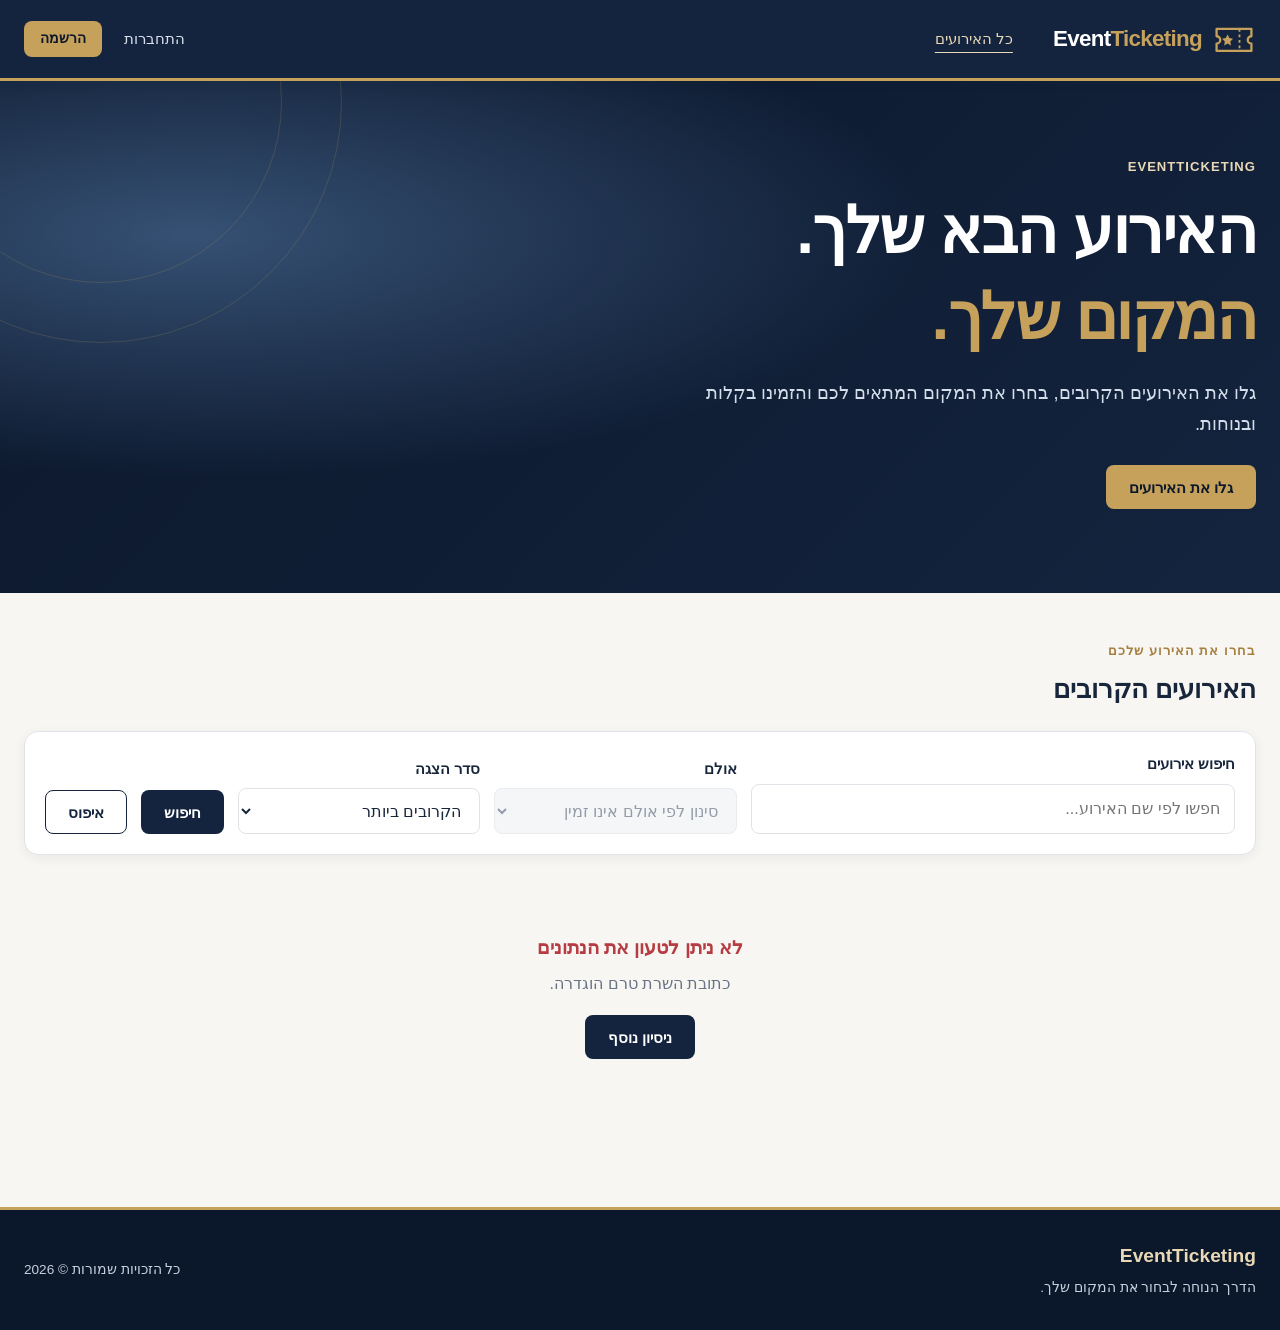
<file: index.html>
﻿<!DOCTYPE html>
<html lang="he" dir="rtl">
<head>
    <meta charset="UTF-8">
    <meta name="viewport" content="width=device-width, initial-scale=1.0">
    <meta name="description" content="גלו אירועים ובחרו את המקום שלכם בקלות.">
    <title>EventTicketing | כל האירועים</title>
    <link rel="stylesheet" href="css/styles.css">
    <link rel="icon" type="image/svg+xml" href="assets/favicon.svg">
</head>
<body>
    <header id="site-header"></header>

    <main>
        <section class="hero">
            <div class="container">
                <div class="hero-content">
                    <span class="eyebrow" dir="ltr">
                        EVENTTICKETING
                    </span>

                    <h1>
                        האירוע הבא שלך.<br>
                        <span>המקום שלך.</span>
                    </h1>

                    <p>
                        גלו את האירועים הקרובים, בחרו את המקום
                        המתאים לכם והזמינו בקלות ובנוחות.
                    </p>

                    <div class="actions">
                        <a href="#events" class="btn btn-gold">
                            גלו את האירועים
                        </a>
                    </div>
                </div>
            </div>
        </section>

        <section class="container page-section" id="events">
            <div class="section-heading">
                <div>
                    <span class="eyebrow">בחרו את האירוע שלכם</span>
                    <h2>האירועים הקרובים</h2>
                </div>

                <span id="events-count" class="muted"
                    aria-live="polite"></span>
            </div>

            <form id="filters-form" class="filters">
                <div class="form-group search-field">
                    <label for="search">חיפוש אירועים</label>
                    <input
                        type="search"
                        id="search"
                        name="search"
                        class="form-control"
                        placeholder="חפשו לפי שם האירוע..."
                    >
                </div>

                <div class="form-group">
                    <label for="hall">אולם</label>
                    <select id="hall" name="hallId" class="form-control">
                        <option value="">כל האולמות</option>
                    </select>
                </div>

                <div class="form-group">
                    <label for="sort">סדר הצגה</label>
                    <select id="sort" name="sort" class="form-control">
                        <option value="false">הקרובים ביותר</option>
                        <option value="true">הרחוקים ביותר</option>
                    </select>
                </div>

                <button type="submit" class="btn btn-primary">
                    חיפוש
                </button>

                <button type="reset" class="btn btn-outline">
                    איפוס
                </button>
            </form>

            <div id="events-grid" class="event-grid"
                aria-live="polite"></div>

            <nav id="pagination" class="pagination"
                aria-label="עמודי אירועים"></nav>
        </section>
    </main>

    <footer id="site-footer"></footer>

    <script type="module" src="js/events.js"></script>
</body>
</html>
</file>
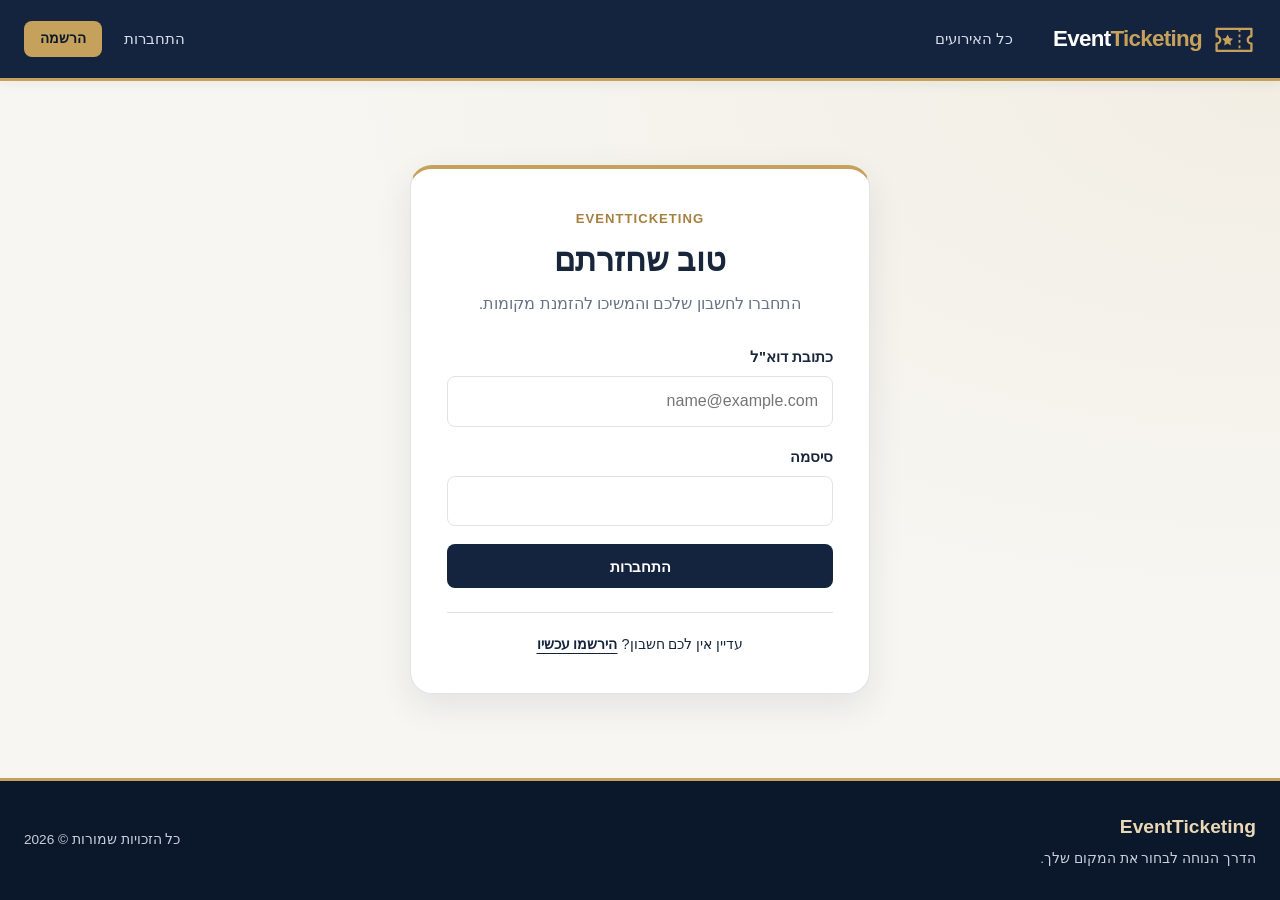
<file: admin.html>
<!DOCTYPE html>
<html lang="he" dir="rtl">
<head>
    <meta charset="UTF-8">
    <meta name="viewport" content="width=device-width, initial-scale=1.0">
    <title>EventTicketing | מרכז הניהול</title>
    <link rel="stylesheet" href="css/styles.css">
    <link rel="icon" type="image/svg+xml" href="assets/favicon.svg">
</head>
<body>
    <header id="site-header"></header>

    <main class="container page-section" id="admin-content" hidden>
        <div class="page-heading">
            <span class="eyebrow">מרכז הבקרה</span>
            <h1>ניהול המערכת</h1>
            <p>ניהול האירועים, האולמות והמקומות במערכת.</p>
        </div>

        <nav class="admin-tabs" aria-label="ניהול המערכת">
            <button type="button" class="admin-tab btn btn-primary active"
                data-tab="events">
                ניהול אירועים
            </button>

            <button type="button" class="admin-tab btn btn-outline"
                data-tab="halls">
                ניהול אולמות
            </button>

            <button type="button" class="admin-tab btn btn-outline"
                data-tab="seats">
                שריון מקומות
            </button>
        </nav>

        <div id="admin-message" hidden></div>

        <section id="events-panel" class="panel admin-panel">
            <div class="section-heading">
                <h2>כל האירועים</h2>
                <button type="button" id="create-event" class="btn btn-gold">
                    יצירת אירוע חדש
                </button>
            </div>

            <form id="event-filters" class="filters">
                <div class="form-group">
                    <label for="event-search">חיפוש אירועים</label>
                    <input type="search" id="event-search"
                        name="search" class="form-control"
                        placeholder="שם האירוע">
                </div>

                <div class="form-group">
                    <label for="filter-hall">אולם</label>
                    <select id="filter-hall" name="hallId"
                        class="form-control">
                        <option value="">כל האולמות</option>
                    </select>
                </div>

                <div class="form-group">
                    <label for="filter-status">סטטוס</label>
                    <select id="filter-status" name="status"
                        class="form-control">
                        <option value="">כל הסטטוסים</option>
                        <option value="1">פעיל</option>
                        <option value="2">מבוטל</option>
                        <option value="3">הסתיים</option>
                    </select>
                </div>

                <div class="form-group">
                    <label for="event-sort">סדר הצגה</label>
                    <select id="event-sort" name="descending"
                        class="form-control">
                        <option value="false">תאריך עולה</option>
                        <option value="true">תאריך יורד</option>
                    </select>
                </div>

                <button type="submit" class="btn btn-primary">חיפוש</button>
                <button type="reset" class="btn btn-outline">איפוס</button>
            </form>

            <div id="events-table" aria-live="polite"></div>

            <nav id="events-pagination" class="pagination"
                aria-label="עמודי אירועים"></nav>
        </section>

        <section id="halls-panel" class="panel admin-panel" hidden>
            <div class="section-heading">
                <h2>ניהול אולמות</h2>

                <button type="button" id="create-hall" class="btn btn-gold">
                    יצירת אולם חדש
                </button>
            </div>

            <div id="halls-table" aria-live="polite"></div>
        </section>

        <section id="seats-panel" class="panel admin-panel" hidden>
            <div class="section-heading">
                <div>
                    <span class="eyebrow">ניהול מקומות</span>
                    <h2>שריון ושחרור כיסאות</h2>
                </div>
            </div>

            <div class="filters">
                <div class="form-group">
                    <label for="seat-event-search">חיפוש אירוע פעיל</label>
                    <input type="search" id="seat-event-search"
                        class="form-control" placeholder="שם האירוע">
                </div>

                <div class="form-group">
                    <label for="seat-event">בחירת אירוע</label>
                    <select id="seat-event" class="form-control">
                        <option value="">בחרו אירוע</option>
                    </select>
                </div>

                <div class="form-group">
                    <label for="seat-mode">סוג פעולה</label>
                    <select id="seat-mode" class="form-control">
                        <option value="reserve">שריון כיסאות</option>
                        <option value="release">שחרור כיסאות</option>
                    </select>
                </div>

                <button type="button" id="refresh-admin-seats"
                    class="btn btn-outline" disabled>
                    רענון מקומות
                </button>
            </div>

            <nav id="seat-events-pagination" class="pagination"
                aria-label="עמודי אירועים לשריון"></nav>

            <div id="seat-event-details" class="muted"></div>
            <div id="admin-seat-message" hidden></div>
            <div id="admin-seat-map"></div>

            <div class="selection-summary">
                <strong>הכיסאות שנבחרו</strong>
                <p id="admin-selected-seats">טרם נבחרו כיסאות</p>
            </div>

            <button type="button" id="apply-seat-action"
                class="btn btn-gold" disabled>
                אישור שריון
            </button>
        </section>

        <dialog id="event-dialog" class="app-dialog">
            <div class="dialog-content">
                <h2 id="event-dialog-title">יצירת אירוע</h2>

                <form id="event-form" class="stack">
                    <div id="event-form-message" hidden></div>

                    <div class="form-group">
                        <label for="event-name">שם האירוע</label>
                        <input type="text" id="event-name"
                            name="name" class="form-control" required>
                    </div>

                    <div class="form-group">
                        <label for="event-description">תיאור האירוע</label>
                        <textarea id="event-description"
                            name="description" class="form-control"
                            rows="4"></textarea>
                    </div>

                    <div class="form-group">
                        <label for="event-hall">אולם</label>
                        <select id="event-hall" name="hallId"
                            class="form-control" required></select>
                    </div>

                    <div class="form-group">
                        <label for="event-start">מועד התחלה</label>
                        <input type="datetime-local" id="event-start"
                            name="startTime" class="form-control" required>
                    </div>

                    <div class="form-group">
                        <label for="event-end">מועד סיום</label>
                        <input type="datetime-local" id="event-end"
                            name="endTime" class="form-control" required>
                    </div>

                    <small class="muted">
                        השעות הן לפי שעון ישראל. האירוע חייב להתחיל
                        ולהסתיים באותו יום, ולהתחיל בשעה 08:00 או מאוחר יותר.
                    </small>

                    <div id="event-edit-note" class="muted" hidden></div>

                    <div class="dialog-actions">
                        <button type="button" class="btn btn-outline"
                            data-close-dialog="event-dialog">
                            חזרה
                        </button>

                        <button type="submit" class="btn btn-primary">
                            שמירת אירוע
                        </button>
                    </div>
                </form>
            </div>
        </dialog>

        <dialog id="hall-dialog" class="app-dialog">
            <div class="dialog-content">
                <h2 id="hall-dialog-title">יצירת אולם</h2>

                <form id="hall-form" class="stack">
                    <div id="hall-form-message" hidden></div>

                    <div class="form-group">
                        <label for="hall-name">שם האולם</label>
                        <input type="text" id="hall-name" name="name"
                            class="form-control" required>
                    </div>

                    <div class="form-group">
                        <label for="hall-seat-count">מספר כיסאות</label>
                        <input type="number" id="hall-seat-count"
                            name="seatCount" min="1" step="1"
                            class="form-control" required>

                        <small class="muted">
                            מספר הכיסאות נקבע ביצירת האולם
                            ולא ניתן לשנותו לאחר מכן.
                        </small>
                    </div>

                    <div class="dialog-actions">
                        <button type="button" class="btn btn-outline"
                            data-close-dialog="hall-dialog">
                            חזרה
                        </button>

                        <button type="submit" class="btn btn-primary">
                            שמירת אולם
                        </button>
                    </div>
                </form>
            </div>
        </dialog>
    </main>

    <footer id="site-footer"></footer>

    <dialog id="event-bookings-dialog" class="app-dialog dialog-wide"
        aria-labelledby="event-bookings-title">
        <div class="dialog-content">
            <h2 id="event-bookings-title"></h2>
            <div id="event-bookings-table" aria-live="polite"></div>
            <form method="dialog" class="dialog-actions">
                <button class="btn btn-outline" type="submit">סגירה</button>
            </form>
        </div>
    </dialog>

    <script type="module" src="js/admin.js"></script>
</body>
</html>
</file>
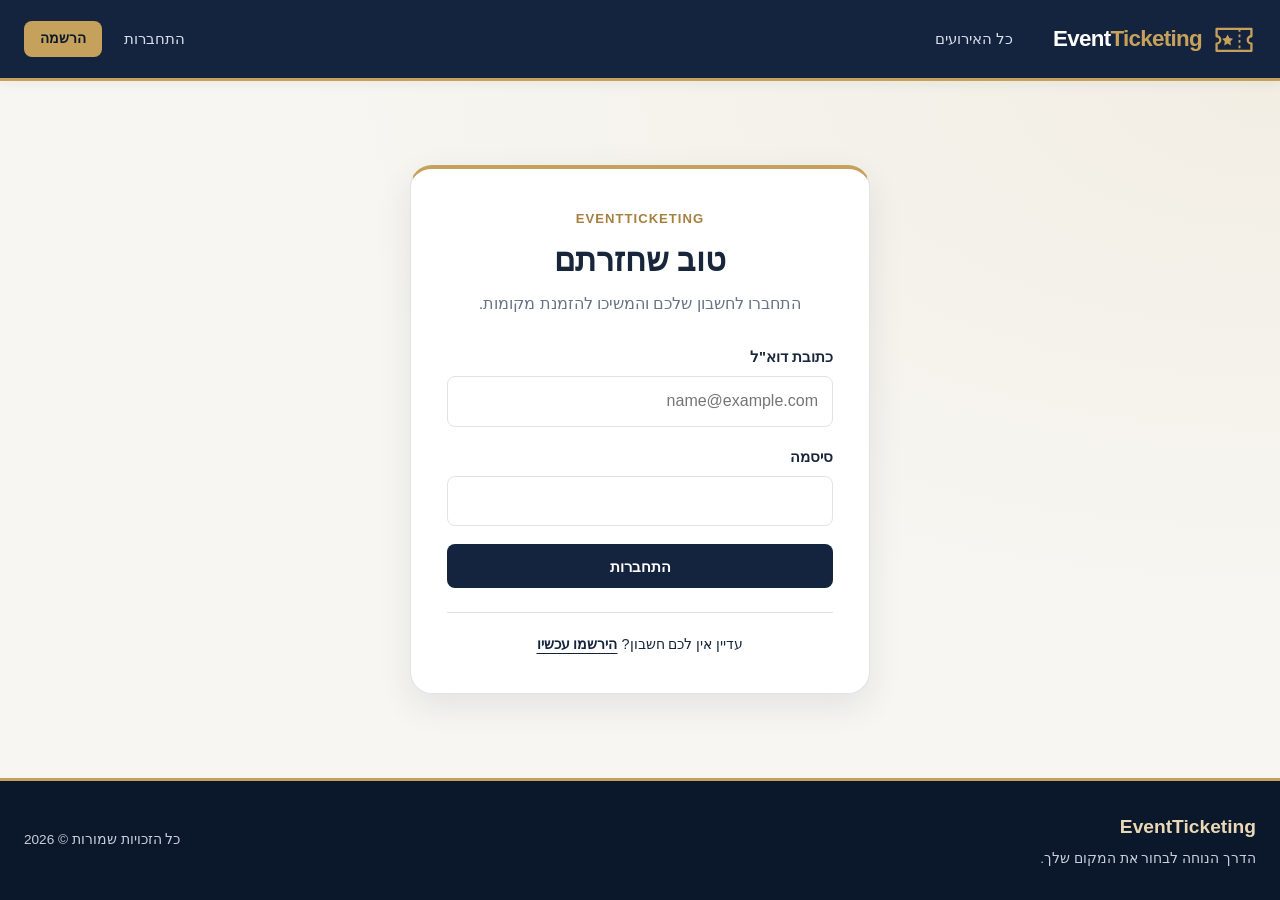
<file: bookings.html>
<!DOCTYPE html>
<html lang="he" dir="rtl">
<head>
    <meta charset="UTF-8">
    <meta name="viewport" content="width=device-width, initial-scale=1.0">
    <title>EventTicketing | ההזמנות שלי</title>
    <link rel="stylesheet" href="css/styles.css">
    <link rel="icon" type="image/svg+xml" href="assets/favicon.svg">
</head>
<body>
    <header id="site-header"></header>

    <main class="container page-section">
        <div class="section-heading">
            <div class="page-heading">
                <span class="eyebrow">האזור האישי</span>

                <h1>ההזמנות שלי</h1>

                <p>
                    כל המקומות שהזמנתם, האירועים הקרובים
                    והיסטוריית ההזמנות שלכם.
                </p>
            </div>

            <a href="index.html" class="btn btn-primary">
                לכל האירועים
            </a>
        </div>

        <div id="bookings-message" hidden></div>

        <div id="bookings-list"
            class="stack"
            aria-live="polite"></div>
    </main>

    <footer id="site-footer"></footer>

    <script type="module" src="js/bookings.js"></script>
</body>
</html>
</file>
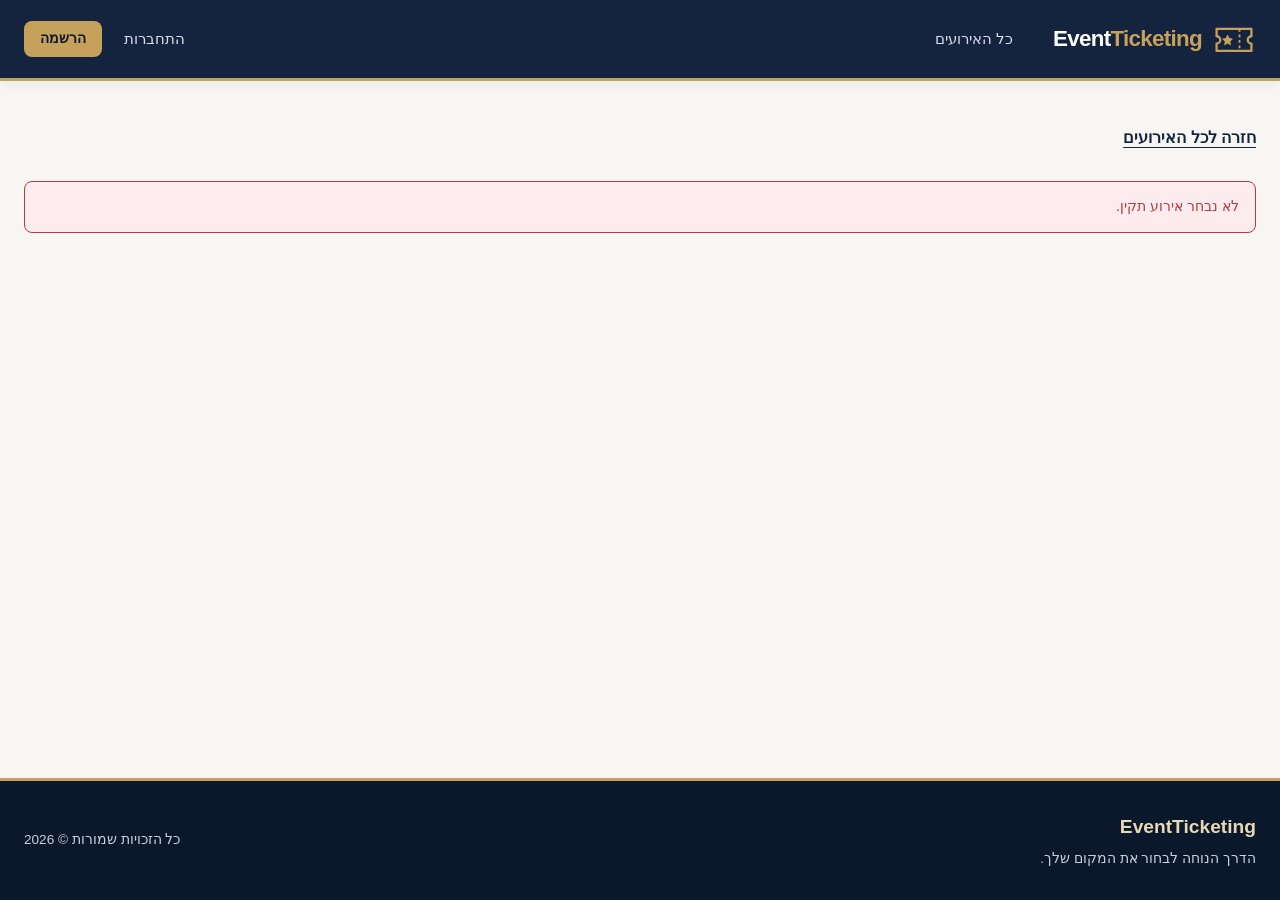
<file: event.html>
<!DOCTYPE html>
<html lang="he" dir="rtl">
<head>
    <meta charset="UTF-8">
    <meta name="viewport" content="width=device-width, initial-scale=1.0">
    <title>EventTicketing | בחירת מקום</title>
    <link rel="stylesheet" href="css/styles.css">
    <link rel="icon" type="image/svg+xml" href="assets/favicon.svg">
</head>
<body>
    <header id="site-header"></header>

    <main class="container page-section">
        <div class="page-heading">
            <a href="index.html" class="text-link">
                חזרה לכל האירועים
            </a>
        </div>

        <div id="page-message" hidden></div>

        <div id="event-content" class="event-details" hidden>
            <section class="panel">
                <div class="section-heading">
                    <div>
                        <span class="eyebrow">המקום שלכם מחכה</span>
                        <h2>בחרו את הכיסא שלכם</h2>
                    </div>

                    <button type="button"
                        id="refresh-seats"
                        class="btn btn-outline btn-small">
                        רענון מקומות
                    </button>
                </div>

                <div id="seat-message" hidden></div>

                <div id="seat-map"></div>
            </section>

            <aside class="panel event-summary">
                <span class="eyebrow">פרטי האירוע</span>

                <h1 id="event-name"></h1>

                <p id="event-description"
                    class="event-summary-description"></p>

                <div class="event-meta">
                    <span>
                        <strong>אולם:</strong>
                        <span id="hall-name"></span>
                    </span>

                    <span>
                        <strong>תאריך:</strong>
                        <span id="event-date"></span>
                    </span>

                    <span>
                        <strong>שעות:</strong>
                        <bdi id="event-time"></bdi>
                    </span>

                    <span>
                        <strong>מקומות פנויים:</strong>
                        <span id="available-count"></span>
                    </span>
                </div>

                <div class="selection-summary">
                    <strong>המקום שבחרתם</strong>
                    <p id="selected-seat">
                        טרם נבחר כיסא
                    </p>
                </div>

                <button type="button"
                    id="book-button"
                    class="btn btn-gold btn-block"
                    disabled>
                    אישור הזמנה
                </button>

                <p id="booking-note" class="muted"></p>

                <div id="booking-message" hidden></div>
            </aside>
        </div>

        <dialog id="success-dialog" class="app-dialog">
            <div class="dialog-content text-center stack">
                <span class="eyebrow">ההזמנה הושלמה</span>

                <h2 class="text-success">
                    המקום שלכם שמור!
                </h2>

                <p id="confirmation-details"></p>

                <div class="stack">
                    <button type="button"
                        id="book-another"
                        class="btn btn-primary">
                        הזמנת כיסא נוסף
                    </button>

                    <a href="bookings.html"
                        class="btn btn-outline">
                        מעבר להזמנות שלי
                    </a>
                </div>
            </div>
        </dialog>
    </main>

    <footer id="site-footer"></footer>

    <script type="module" src="js/event.js"></script>
</body>
</html>
</file>
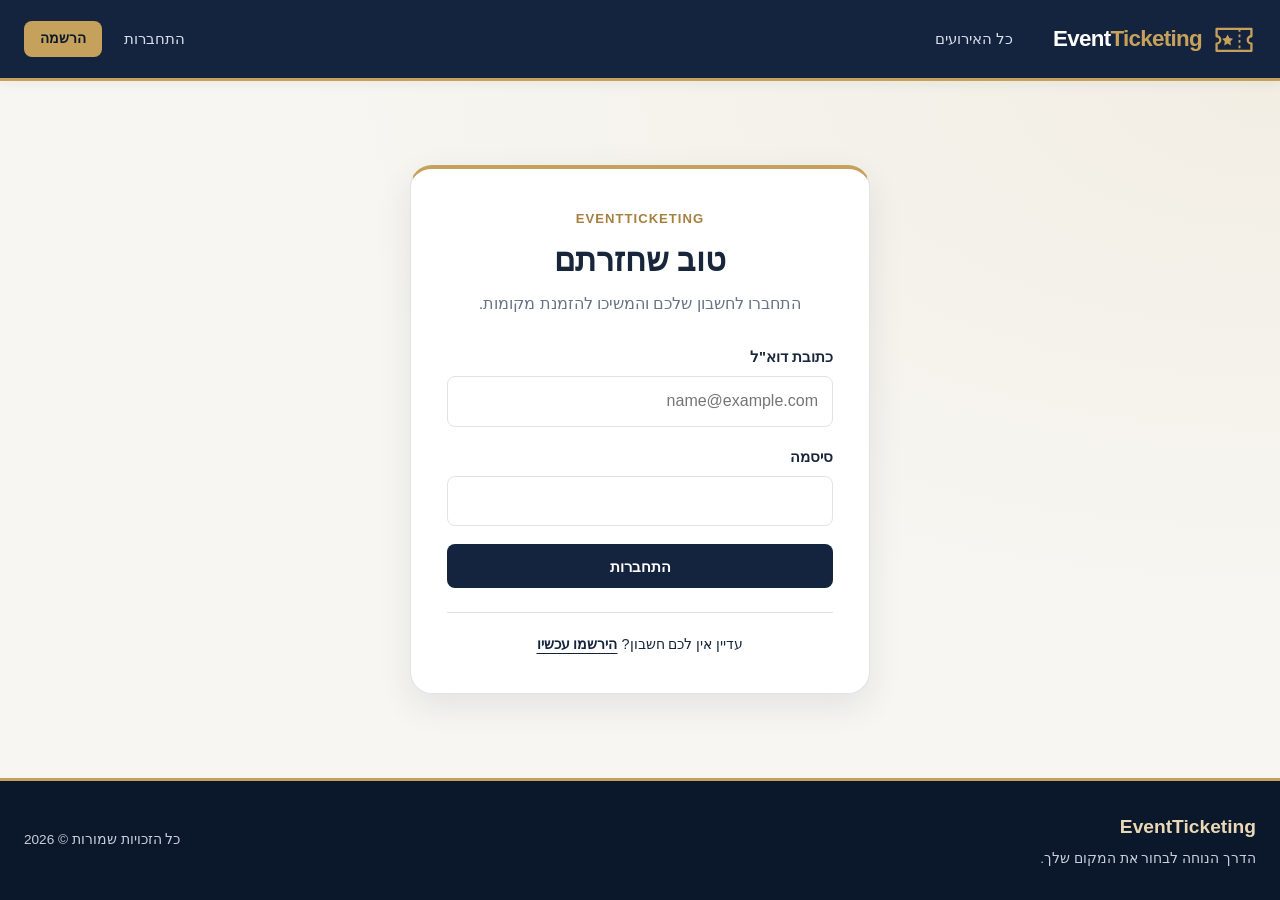
<file: login.html>
<!DOCTYPE html>
<html lang="he" dir="rtl">
<head>
    <meta charset="UTF-8">
    <meta name="viewport" content="width=device-width, initial-scale=1.0">
    <title>EventTicketing | התחברות</title>
    <link rel="stylesheet" href="css/styles.css">
    <link rel="icon" type="image/svg+xml" href="assets/favicon.svg">
</head>
<body>
    <header id="site-header"></header>
    <main class="auth-section">
        <section class="auth-card">
            <div class="auth-heading">
                <span class="eyebrow" dir="ltr">EVENTTICKETING</span>
                <h1>טוב שחזרתם</h1>
                <p>התחברו לחשבון שלכם והמשיכו להזמנת מקומות.</p>
            </div>
            <form id="auth-form" data-mode="login" class="stack">
                <div id="form-message" hidden></div>
                
                <div class="form-group">
                    <label for="email">כתובת דוא"ל</label>
                    <input type="email" id="email" name="email"
                        class="form-control" autocomplete="email"
                        maxlength="256" placeholder="name@example.com" required>
                </div>
                <div class="form-group">
                    <label for="password">סיסמה</label>
                    <input type="password" id="password" name="password"
                        class="form-control" autocomplete="current-password"
                         required>
                    
                </div>
                
                <button type="submit" class="btn btn-primary btn-block">
                    התחברות
                </button>
            </form>
            <div class="auth-footer">
                עדיין אין לכם חשבון?
                <a href="register.html" class="text-link" id="switch-auth">
                    הירשמו עכשיו
                </a>
            </div>
        </section>
    </main>
    <footer id="site-footer"></footer>
    <script type="module" src="js/auth-page.js"></script>
</body>
</html>
</file>
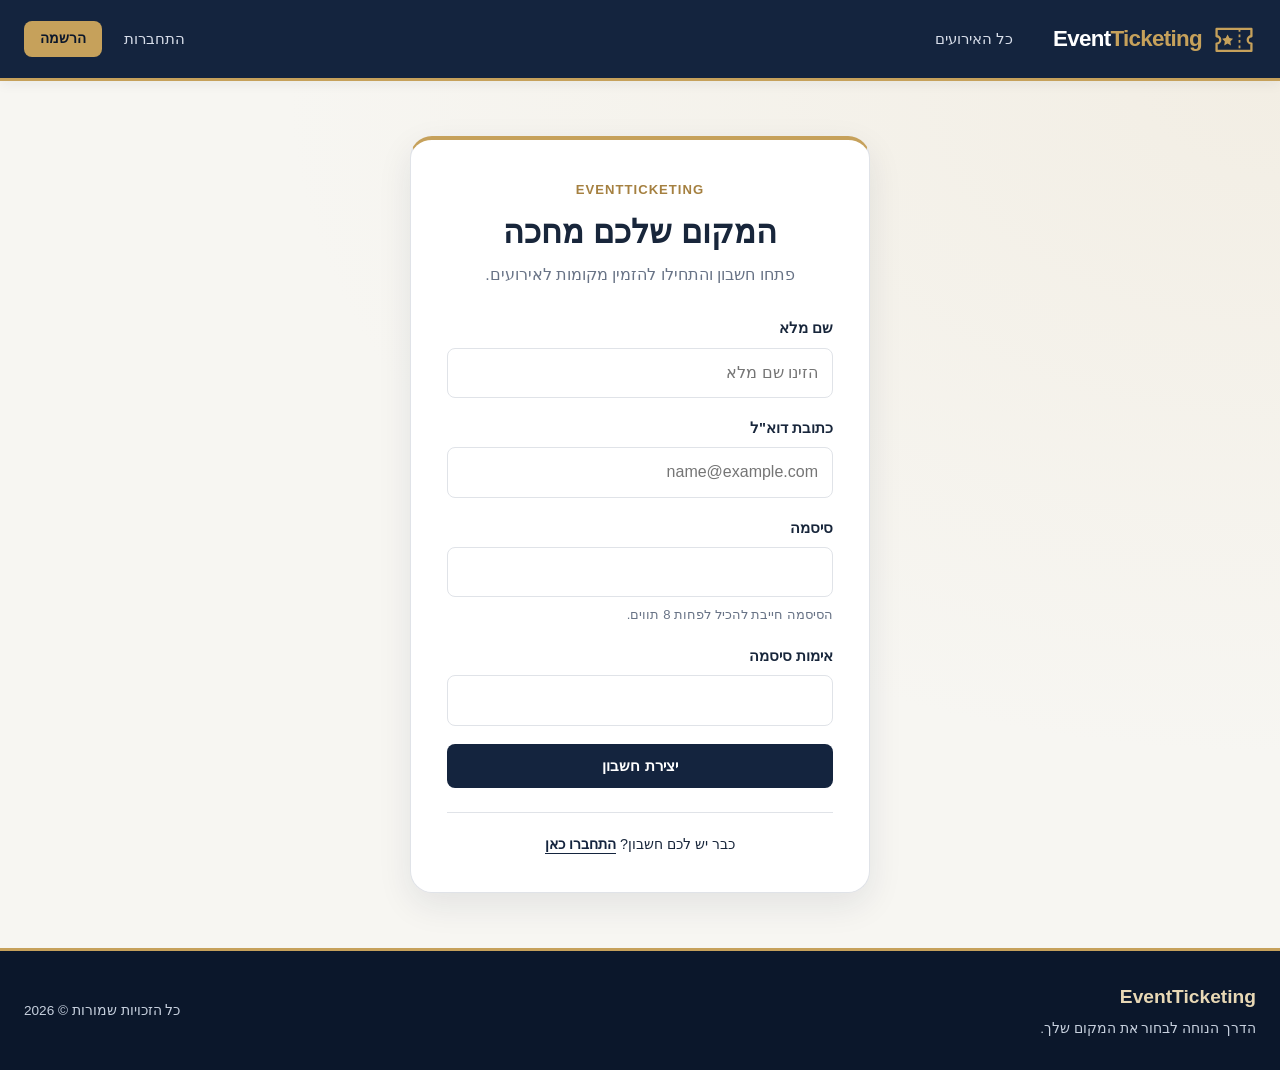
<file: register.html>
<!DOCTYPE html>
<html lang="he" dir="rtl">
<head>
    <meta charset="UTF-8">
    <meta name="viewport" content="width=device-width, initial-scale=1.0">
    <title>EventTicketing | הרשמה</title>
    <link rel="stylesheet" href="css/styles.css">
    <link rel="icon" type="image/svg+xml" href="assets/favicon.svg">
</head>
<body>
    <header id="site-header"></header>
    <main class="auth-section">
        <section class="auth-card">
            <div class="auth-heading">
                <span class="eyebrow" dir="ltr">EVENTTICKETING</span>
                <h1>המקום שלכם מחכה</h1>
                <p>פתחו חשבון והתחילו להזמין מקומות לאירועים.</p>
            </div>
            <form id="auth-form" data-mode="register" class="stack">
                <div id="form-message" hidden></div>
                <div class="form-group">
    <label for="name">שם מלא</label>
    <input type="text" id="name" name="name"
        class="form-control" autocomplete="name"
        maxlength="100" placeholder="הזינו שם מלא" required>
</div>
                <div class="form-group">
                    <label for="email">כתובת דוא"ל</label>
                    <input type="email" id="email" name="email"
                        class="form-control" autocomplete="email"
                        maxlength="256" placeholder="name@example.com" required>
                </div>
                <div class="form-group">
                    <label for="password">סיסמה</label>
                    <input type="password" id="password" name="password"
                        class="form-control" autocomplete="new-password"
                        minlength="8" required>
                    <small>הסיסמה חייבת להכיל לפחות 8 תווים.</small>
                </div>
                <div class="form-group">
    <label for="confirm-password">אימות סיסמה</label>
    <input type="password" id="confirm-password"
        name="confirmPassword" class="form-control"
        autocomplete="new-password" minlength="8" required>
</div>
                <button type="submit" class="btn btn-primary btn-block">
                    יצירת חשבון
                </button>
            </form>
            <div class="auth-footer">
                כבר יש לכם חשבון?
                <a href="login.html" class="text-link" id="switch-auth">
                    התחברו כאן
                </a>
            </div>
        </section>
    </main>
    <footer id="site-footer"></footer>
    <script type="module" src="js/auth-page.js"></script>
</body>
</html>
</file>
<file: css/styles.css>
:root {
    --navy: #14243e;
    --navy-dark: #0b172b;
    --navy-light: #243b5c;

    --gold: #c6a15b;
    --gold-light: #e8d8b5;
    --gold-dark: #a58040;

    --background: #f7f6f2;
    --surface: #ffffff;
    --surface-muted: #f1f3f6;

    --text: #18263b;
    --text-muted: #687386;
    --border: #e0e3e8;

    --success: #24734e;
    --success-bg: #eaf5ee;

    --danger: #b63b42;
    --danger-bg: #fcecee;

    --warning: #956515;
    --warning-bg: #fff4d9;

    --info: #315b8a;
    --info-bg: #eaf1fa;

    --radius-small: 8px;
    --radius: 14px;
    --radius-large: 22px;

    --shadow-small: 0 3px 12px rgba(20, 36, 62, .06);
    --shadow: 0 12px 35px rgba(20, 36, 62, .09);
    --shadow-large: 0 20px 60px rgba(20, 36, 62, .15);

    --transition: 180ms ease;
    --container: 1240px;
    --seat-size: 36px;

    --font: "Segoe UI", Arial, sans-serif;
}

* {
    box-sizing: border-box;
}

html {
    scroll-behavior: smooth;
}

body {
    margin: 0;
    min-height: 100vh;
    display: flex;
    flex-direction: column;
    direction: rtl;
    font-family: var(--font);
    color: var(--text);
    background: var(--background);
    line-height: 1.65;
}

[hidden] {
    display: none !important;
}

main {
    flex: 1;
}

h1,
h2,
h3,
h4,
p {
    margin: 0;
}

h1,
h2,
h3 {
    line-height: 1.35;
}

h1 {
    font-size: clamp(2rem, 4vw, 3rem);
    font-weight: 750;
}

h2 {
    font-size: 1.65rem;
}

h3 {
    font-size: 1.2rem;
}

a {
    color: inherit;
    text-decoration: none;
}

button,
input,
select,
textarea {
    font: inherit;
}

button {
    cursor: pointer;
}

button:disabled {
    cursor: not-allowed;
}

button,
a,
input,
select,
textarea {
    -webkit-tap-highlight-color: transparent;
}

:focus-visible {
    outline: 3px solid var(--gold);
    outline-offset: 3px;
}

img,
svg {
    max-width: 100%;
}

.container {
    width: min(calc(100% - 48px), var(--container));
    margin-inline: auto;
}

.page-section {
    padding-block: 44px 64px;
}

.page-heading {
    margin-bottom: 30px;
}

.page-heading p {
    margin-top: 8px;
    color: var(--text-muted);
}

.section-heading {
    display: flex;
    align-items: center;
    justify-content: space-between;
    gap: 16px;
    margin-bottom: 24px;
    flex-wrap: wrap;
}

.eyebrow {
    display: inline-block;
    color: var(--gold-dark);
    font-size: .82rem;
    font-weight: 700;
    letter-spacing: 1px;
    margin-bottom: 10px;
}

.muted {
    color: var(--text-muted);
}

.text-center {
    text-align: center;
}

.text-success {
    color: var(--success);
}

.text-danger {
    color: var(--danger);
}

.text-link {
    color: var(--navy);
    font-weight: 650;
    text-decoration: underline;
    text-underline-offset: 4px;
}

.stack {
    display: flex;
    flex-direction: column;
    gap: 18px;
}

.actions {
    display: flex;
    align-items: center;
    gap: 10px;
    flex-wrap: wrap;
}

/* Header */

.site-header {
    background: var(--navy);
    color: white;
    border-bottom: 3px solid var(--gold);
    position: sticky;
    top: 0;
    z-index: 100;
    box-shadow: var(--shadow-small);
}

.header-inner {
    min-height: 78px;
    display: flex;
    align-items: center;
    gap: 40px;
}

.brand {
    display: inline-flex;
    align-items: center;
    gap: 10px;
    flex-shrink: 0;
}

.brand-symbol {
    width: 44px;
    height: 44px;
    color: var(--gold);
}

.brand-name {
    font-size: 1.4rem;
    font-weight: 750;
    letter-spacing: -.7px;
}

.brand-name span {
    color: var(--gold);
}

.header-menu {
    display: flex;
    align-items: center;
    justify-content: space-between;
    flex: 1;
    gap: 24px;
}

.main-nav,
.account-nav {
    display: flex;
    align-items: center;
    gap: 22px;
}

.nav-link {
    color: #d8deea;
    font-size: .94rem;
    font-weight: 550;
    transition: color var(--transition);
}

.nav-link:hover,
.nav-link.active {
    color: var(--gold-light);
}

.nav-link.active {
    text-decoration: underline;
    text-underline-offset: 8px;
}

.user-greeting {
    font-size: .9rem;
    color: #d8deea;
}

.menu-toggle {
    display: none;
    background: transparent;
    border: 0;
    padding: 8px;
}

.menu-toggle span {
    display: block;
    width: 24px;
    height: 2px;
    margin: 5px 0;
    background: white;
}

/* Buttons */

.btn {
    display: inline-flex;
    align-items: center;
    justify-content: center;
    gap: 8px;
    min-height: 44px;
    padding: 10px 22px;
    border: 1px solid transparent;
    border-radius: var(--radius-small);
    font-weight: 650;
    font-size: .94rem;
    line-height: 1.4;
    transition:
        background var(--transition),
        box-shadow var(--transition),
        transform var(--transition);
}

.btn:hover:not(:disabled) {
    transform: translateY(-1px);
}

.btn:disabled {
    opacity: .5;
    transform: none;
}

.btn-primary {
    background: var(--navy);
    color: white;
}

.btn-primary:hover:not(:disabled) {
    background: var(--navy-light);
    box-shadow: var(--shadow-small);
}

.btn-gold {
    background: var(--gold);
    color: var(--navy-dark);
}

.btn-gold:hover:not(:disabled) {
    background: var(--gold-light);
}

.btn-outline {
    background: transparent;
    color: var(--navy);
    border-color: var(--navy);
}

.btn-outline:hover:not(:disabled) {
    background: var(--surface-muted);
}

.btn-header-outline {
    background: transparent;
    border-color: #ffffff55;
    color: white;
}

.btn-header-outline:hover:not(:disabled) {
    background: #ffffff12;
}

.btn-danger {
    background: var(--danger);
    color: white;
}

.btn-danger:hover:not(:disabled) {
    background: #973039;
}

.btn-small {
    min-height: 36px;
    padding: 7px 15px;
    font-size: .85rem;
}

.btn-block {
    width: 100%;
}

/* Hero */

.hero {
    position: relative;
    overflow: hidden;
    color: white;
    background:
        radial-gradient(
            ellipse at 15% 30%,
            #365174 0,
            transparent 48%
        ),
        linear-gradient(
            135deg,
            var(--navy-dark),
            var(--navy)
        );
    padding-block: 72px 84px;
}

.hero::before,
.hero::after {
    content: "";
    position: absolute;
    border: 1px solid #c6a15b30;
    border-radius: 50%;
    pointer-events: none;
}

.hero::before {
    width: 480px;
    height: 480px;
    left: -140px;
    top: -220px;
}

.hero::after {
    width: 360px;
    height: 360px;
    left: -80px;
    top: -160px;
}

.hero-content {
    position: relative;
    z-index: 1;
    max-width: 760px;
}

.hero .eyebrow {
    color: var(--gold-light);
}

.hero h1 {
    font-size: clamp(2.5rem, 5vw, 4rem);
    letter-spacing: -1.5px;
}

.hero h1 span {
    color: var(--gold);
}

.hero p {
    margin-top: 18px;
    max-width: 600px;
    color: #d4ddea;
    font-size: 1.15rem;
}

.hero .actions {
    margin-top: 26px;
}

/* Cards and events */

.card,
.panel {
    background: var(--surface);
    border: 1px solid var(--border);
    border-radius: var(--radius);
    box-shadow: var(--shadow-small);
}

.panel {
    padding: 28px;
}

.panel-title {
    margin-bottom: 20px;
}

.event-grid {
    display: grid;
    grid-template-columns: repeat(3, minmax(0, 1fr));
    gap: 24px;
}

.event-card {
    display: flex;
    flex-direction: column;
    overflow: hidden;
    background: var(--surface);
    border: 1px solid var(--border);
    border-radius: var(--radius);
    box-shadow: var(--shadow-small);
    transition:
        transform var(--transition),
        box-shadow var(--transition);
}

.event-card:hover {
    transform: translateY(-4px);
    box-shadow: var(--shadow);
}

.event-card-banner {
    min-height: 155px;
    padding: 22px;
    display: flex;
    align-items: center;
    justify-content: space-between;
    color: white;
    position: relative;
    overflow: hidden;
    background: linear-gradient(
        135deg,
        var(--navy),
        var(--navy-light)
    );
}

.event-card-banner::after {
    content: "";
    position: absolute;
    width: 190px;
    height: 190px;
    left: -50px;
    bottom: -100px;
    border: 25px solid #c6a15b20;
    border-radius: 50%;
}

.event-card-banner.variant-1 {
    background: linear-gradient(135deg, #233750, #456078);
}

.event-card-banner.variant-2 {
    background: linear-gradient(135deg, #403b35, #75654c);
}

.event-card-banner.variant-3 {
    background: linear-gradient(135deg, #132f42, #365a69);
}

.event-date-tile {
    display: flex;
    flex-direction: column;
    align-items: center;
    justify-content: center;
    min-width: 80px;
    padding: 12px;
    border: 1px solid #ffffff30;
    border-radius: var(--radius-small);
    background: #ffffff10;
}

.event-date-tile strong {
    font-size: 2rem;
    line-height: 1.2;
    color: var(--gold-light);
}

.event-date-tile span {
    font-size: .85rem;
}

.event-banner-symbol {
    width: 74px;
    color: var(--gold-light);
    opacity: .8;
}

.event-card-body {
    padding: 22px;
    display: flex;
    flex-direction: column;
    flex: 1;
    gap: 13px;
}

.event-card-body h3 {
    font-size: 1.3rem;
    overflow-wrap: anywhere;
}

.event-description {
    color: var(--text-muted);
    font-size: .94rem;
    display: -webkit-box;
    -webkit-line-clamp: 3;
    -webkit-box-orient: vertical;
    overflow: hidden;
}

.event-meta {
    display: flex;
    flex-direction: column;
    gap: 6px;
    font-size: .9rem;
    color: var(--text-muted);
}

.event-card-footer {
    margin-top: auto;
    padding-top: 16px;
    border-top: 1px solid var(--border);
}

.event-details {
    display: grid;
    grid-template-columns: minmax(0, 1fr) 320px;
    gap: 26px;
    align-items: start;
}

.event-summary {
    display: flex;
    flex-direction: column;
    gap: 14px;
}

.event-summary h1 {
    font-size: 2rem;
}

.event-summary-description {
    white-space: pre-wrap;
    overflow-wrap: anywhere;
    color: var(--text-muted);
}

/* Forms */

.form-group {
    display: flex;
    flex-direction: column;
    gap: 7px;
    min-width: 0;
}

.form-group label {
    font-size: .92rem;
    font-weight: 650;
}

.form-group small {
    color: var(--text-muted);
    font-size: .82rem;
}

.form-control {
    width: 100%;
    min-height: 46px;
    padding: 11px 14px;
    border: 1px solid var(--border);
    border-radius: var(--radius-small);
    background: var(--surface);
    color: var(--text);
    transition:
        border-color var(--transition),
        box-shadow var(--transition);
}

.form-control:focus {
    outline: none;
    border-color: var(--gold);
    box-shadow: 0 0 0 3px #c6a15b25;
}

.form-control:disabled,
.form-control[readonly] {
    background: var(--surface-muted);
    color: var(--text-muted);
}

textarea.form-control {
    resize: vertical;
    min-height: 110px;
}

input[type="email"],
input[type="password"],
input[type="datetime-local"] {
    direction: ltr;
    text-align: right;
}

.form-grid {
    display: grid;
    grid-template-columns: repeat(2, minmax(0, 1fr));
    gap: 18px;
}

.form-full {
    grid-column: 1 / -1;
}

.filters {
    display: flex;
    align-items: end;
    gap: 14px;
    padding: 20px;
    background: var(--surface);
    border: 1px solid var(--border);
    border-radius: var(--radius);
    margin-bottom: 28px;
    box-shadow: var(--shadow-small);
    flex-wrap: wrap;
}

.filters .form-group {
    flex: 1;
    min-width: 150px;
}

.filters .search-field {
    flex: 2;
    min-width: 220px;
}

.auth-section {
    display: grid;
    place-items: center;
    min-height: 70vh;
    padding: 55px 20px;
    background:
        radial-gradient(
            ellipse at top right,
            #e8dcc550,
            transparent 55%
        );
}

.auth-card {
    width: min(100%, 460px);
    background: var(--surface);
    padding: 36px;
    border: 1px solid var(--border);
    border-top: 4px solid var(--gold);
    border-radius: var(--radius-large);
    box-shadow: var(--shadow);
}

.auth-heading {
    text-align: center;
    margin-bottom: 28px;
}

.auth-heading h1 {
    font-size: 2rem;
}

.auth-heading p {
    color: var(--text-muted);
    margin-top: 8px;
}

.auth-footer {
    text-align: center;
    margin-top: 24px;
    padding-top: 20px;
    border-top: 1px solid var(--border);
    font-size: .9rem;
}

/* Hall and seat map */

.hall-map {
    padding: 26px 12px;
    background: var(--background);
    border: 1px solid var(--border);
    border-radius: var(--radius);
}

.hall-stage {
    width: min(75%, 420px);
    margin: 0 auto 36px;
    padding: 12px;
    text-align: center;
    background: var(--navy);
    color: var(--gold-light);
    border-bottom: 3px solid var(--gold);
    border-radius: 50% 50% 8px 8px / 24px 24px 8px 8px;
    font-size: .88rem;
    font-weight: 650;
    letter-spacing: 2px;
}

.hall-scroll {
    overflow-x: auto;
    padding: 6px 8px 16px;
}

.hall-rows {
    width: max-content;
    margin-inline: auto;
    display: flex;
    flex-direction: column;
    gap: 13px;
}

.seat-row {
    display: flex;
    align-items: center;
    gap: 8px;
}

.row-label {
    width: 23px;
    flex-shrink: 0;
    text-align: center;
    font-size: .75rem;
    color: var(--text-muted);
}

.seat-group {
    display: grid;
    grid-template-columns:
        repeat(var(--seats-per-side, 6), var(--seat-size));
    gap: 7px;
}

.hall-aisle {
    width: 26px;
    flex-shrink: 0;
}

.seat,
.seat-placeholder {
    width: var(--seat-size);
    height: var(--seat-size);
}

.seat {
    position: relative;
    border: 1.5px solid var(--navy-light);
    border-radius: 9px 9px 5px 5px;
    font-size: .76rem;
    font-weight: 650;
    padding: 0 0 4px;
    transition:
        background var(--transition),
        transform var(--transition),
        box-shadow var(--transition);
}

.seat::after {
    content: "";
    position: absolute;
    inset: auto -3px -3px;
    height: 15px;
    border: 1.5px solid currentColor;
    border-top: 0;
    border-radius: 0 0 5px 5px;
    pointer-events: none;
    opacity: .7;
}

.seat-available {
    background: white;
    color: var(--navy);
    border-color: var(--navy-light);
}

.seat-occupied {
    background: #c9ced6;
    color: #626d7c;
    border-color: #aab2be;
}

.seat-selected {
    background: var(--gold);
    color: var(--navy-dark);
    border-color: var(--gold-dark);
}

.seat-reserved {
    background: #e6d9f1;
    color: #69488b;
    border-color: #a88abd;
}

.seat:not(:disabled):hover {
    transform: translateY(-3px);
    box-shadow: 0 5px 10px #14243e20;
}

.seat:disabled {
    cursor: default;
}

.seat-legend {
    display: flex;
    justify-content: center;
    gap: 18px;
    flex-wrap: wrap;
    margin-top: 28px;
    font-size: .82rem;
}

.legend-item {
    display: inline-flex;
    align-items: center;
    gap: 7px;
}

.legend-sample {
    width: 16px;
    height: 16px;
    border: 1px solid;
    border-radius: 4px;
}

.selection-summary {
    background: var(--background);
    padding: 16px;
    border-radius: var(--radius-small);
    border: 1px solid var(--border);
}

.selection-summary strong {
    color: var(--navy);
}

/* Bookings */

.booking-group {
    background: var(--surface);
    border: 1px solid var(--border);
    border-radius: var(--radius);
    overflow: hidden;
    box-shadow: var(--shadow-small);
}

.booking-group-header {
    padding: 20px 24px;
    background: var(--navy);
    color: white;
    border-bottom: 3px solid var(--gold);
}

.booking-group-header p {
    color: #d8deea;
    font-size: .9rem;
    margin-top: 5px;
}

.booking-item {
    padding: 22px 24px;
    display: flex;
    justify-content: space-between;
    align-items: center;
    gap: 20px;
    flex-wrap: wrap;
}

.booking-item + .booking-item {
    border-top: 1px solid var(--border);
}

.booking-item-details {
    display: flex;
    flex-direction: column;
    gap: 5px;
}

.booking-seat-number {
    font-size: 1.2rem;
    font-weight: 750;
}

.booking-item-actions {
    display: flex;
    flex-direction: column;
    align-items: flex-end;
    gap: 10px;
}

/* Admin */

.admin-tabs {
    display: flex;
    gap: 8px;
    margin-bottom: 26px;
    border-bottom: 1px solid var(--border);
    overflow-x: auto;
}

.admin-tab {
    background: transparent;
    border: 0;
    border-bottom: 3px solid transparent;
    padding: 13px 24px;
    color: var(--text-muted);
    font-weight: 650;
    white-space: nowrap;
}

.admin-tab.active {
    color: var(--navy);
    border-bottom-color: var(--gold);
}

.admin-tab:hover {
    color: var(--navy);
}

.table-wrapper {
    overflow-x: auto;
    background: var(--surface);
    border: 1px solid var(--border);
    border-radius: var(--radius);
}

.data-table {
    width: 100%;
    border-collapse: collapse;
    text-align: right;
    font-size: .9rem;
}

.data-table th {
    background: var(--navy);
    color: white;
    font-weight: 650;
    white-space: nowrap;
}

.data-table th,
.data-table td {
    padding: 15px 18px;
    vertical-align: middle;
}

.data-table td {
    border-bottom: 1px solid var(--border);
}

.data-table tr:last-child td {
    border-bottom: 0;
}

.data-table tbody tr:hover {
    background: var(--background);
}

.data-table .actions {
    min-width: max-content;
}

/* Status labels */

.status-badge {
    display: inline-flex;
    align-items: center;
    gap: 6px;
    padding: 5px 11px;
    border-radius: 20px;
    font-size: .78rem;
    font-weight: 650;
}

.status-badge::before {
    content: "";
    width: 6px;
    height: 6px;
    border-radius: 50%;
    background: currentColor;
}

.status-active,
.status-confirmed {
    background: var(--success-bg);
    color: var(--success);
}

.status-cancelled,
.status-deleted {
    background: var(--danger-bg);
    color: var(--danger);
}

.status-finished {
    background: var(--surface-muted);
    color: var(--text-muted);
}

/* Pagination */

.pagination {
    display: flex;
    align-items: center;
    justify-content: center;
    flex-wrap: wrap;
    gap: 8px;
    margin-top: 32px;
}

.pagination-button {
    min-width: 40px;
    min-height: 40px;
    padding: 7px 13px;
    background: var(--surface);
    color: var(--navy);
    border: 1px solid var(--border);
    border-radius: var(--radius-small);
    font-weight: 600;
}

.pagination-button.active {
    background: var(--navy);
    color: white;
    border-color: var(--navy);
}

.pagination-button:disabled:not(.active) {
    opacity: .4;
}

.pagination-button:hover:not(:disabled) {
    border-color: var(--gold);
}

/* Messages and loading */

.message {
    padding: 13px 16px;
    border: 1px solid currentColor;
    border-radius: var(--radius-small);
    font-size: .9rem;
    overflow-wrap: anywhere;
}

.message-error {
    background: var(--danger-bg);
    color: var(--danger);
}

.message-success {
    background: var(--success-bg);
    color: var(--success);
}

.message-info {
    background: var(--info-bg);
    color: var(--info);
}

.message-warning {
    background: var(--warning-bg);
    color: var(--warning);
}

.empty-state,
.loading-state {
    padding: 52px 24px;
    text-align: center;
    color: var(--text-muted);
    grid-column: 1 / -1;
}

.empty-state h3 {
    color: var(--navy);
    margin-bottom: 10px;
}

.empty-state .btn {
    margin-top: 18px;
}

.error-state h3 {
    color: var(--danger);
}

.spinner {
    display: inline-block;
    width: 36px;
    height: 36px;
    border: 3px solid var(--border);
    border-top-color: var(--gold-dark);
    border-radius: 50%;
    animation: spin .8s linear infinite;
}

.loading-state p {
    margin-top: 12px;
}

@keyframes spin {
    to {
        transform: rotate(360deg);
    }
}

.toast-container {
    position: fixed;
    bottom: 24px;
    left: 24px;
    z-index: 1000;
    width: min(380px, calc(100% - 48px));
    display: flex;
    flex-direction: column;
    gap: 10px;
}

.toast {
    padding: 15px 20px;
    border-radius: var(--radius-small);
    box-shadow: var(--shadow-large);
    border: 1px solid currentColor;
    font-size: .9rem;
}

/* Dialogs */

.app-dialog {
    width: min(500px, calc(100% - 32px));
    max-height: 90vh;
    padding: 0;
    border: 1px solid var(--border);
    border-top: 4px solid var(--gold);
    border-radius: var(--radius);
    color: var(--text);
    background: var(--surface);
    box-shadow: var(--shadow-large);
}

.app-dialog::backdrop {
    background: #0b172b99;
    backdrop-filter: blur(3px);
}

.dialog-wide {
    width: min(850px, calc(100% - 32px));
}

.dialog-content {
    padding: 28px;
}

.dialog-content > h2 {
    margin-bottom: 16px;
}

.dialog-content > p {
    color: var(--text-muted);
    margin-bottom: 24px;
}

.dialog-actions {
    display: flex;
    justify-content: flex-end;
    gap: 10px;
    margin-top: 24px;
    flex-wrap: wrap;
}

/* Footer */

.site-footer {
    background: var(--navy-dark);
    color: #c7d0de;
    padding-block: 30px;
    border-top: 3px solid var(--gold);
}

.footer-inner {
    display: flex;
    justify-content: space-between;
    align-items: center;
    gap: 20px;
    flex-wrap: wrap;
}

.footer-brand {
    color: var(--gold-light);
    font-size: 1.2rem;
}

.footer-inner p,
.footer-copyright {
    font-size: .85rem;
}

.footer-inner p {
    margin-top: 5px;
}

/* Responsive layout */

@media (max-width: 1050px) {
    .header-inner {
        gap: 22px;
    }

    .main-nav,
    .account-nav {
        gap: 14px;
    }

    .event-grid {
        grid-template-columns: repeat(2, minmax(0, 1fr));
    }

    .event-details {
        grid-template-columns: minmax(0, 1fr);
    }
}

@media (max-width: 800px) {
    .container {
        width: calc(100% - 32px);
    }

    .header-inner {
        min-height: 68px;
        justify-content: space-between;
        flex-wrap: wrap;
        gap: 0;
    }

    .menu-toggle {
        display: block;
    }

    .header-menu {
        display: none;
        flex-basis: 100%;
        padding-block: 16px;
        border-top: 1px solid #ffffff20;
    }

    .header-menu.open {
        display: flex;
        flex-direction: column;
        align-items: stretch;
    }

    .main-nav,
    .account-nav {
        flex-wrap: wrap;
    }

    .hero {
        padding-block: 50px 60px;
    }

    .page-section {
        padding-block: 30px 44px;
    }

    .panel {
        padding: 20px;
    }

    .form-grid {
        grid-template-columns: 1fr;
    }

    .hall-aisle {
        width: 16px;
    }

    .seat-group {
        gap: 5px;
    }

    :root {
        --seat-size: 30px;
    }
}

@media (max-width: 540px) {
    .event-grid {
        grid-template-columns: 1fr;
    }

    .event-card-banner {
        min-height: 130px;
    }

    .auth-card {
        padding: 26px 22px;
    }

    .filters {
        flex-direction: column;
        align-items: stretch;
    }

    .filters .form-group {
        min-width: 0;
    }

    .booking-item {
        align-items: flex-start;
        flex-direction: column;
    }

    .booking-item-actions {
        align-items: flex-start;
    }

    .dialog-content {
        padding: 22px;
    }

    .seat-legend {
        gap: 12px;
    }

    .brand-name {
        font-size: 1.2rem;
    }

    .brand-symbol {
        width: 36px;
        height: 36px;
    }
}

@media (prefers-reduced-motion: reduce) {
    *,
    *::before,
    *::after {
        scroll-behavior: auto !important;
        animation-duration: .01ms !important;
        transition-duration: .01ms !important;
    }
}
</file>
